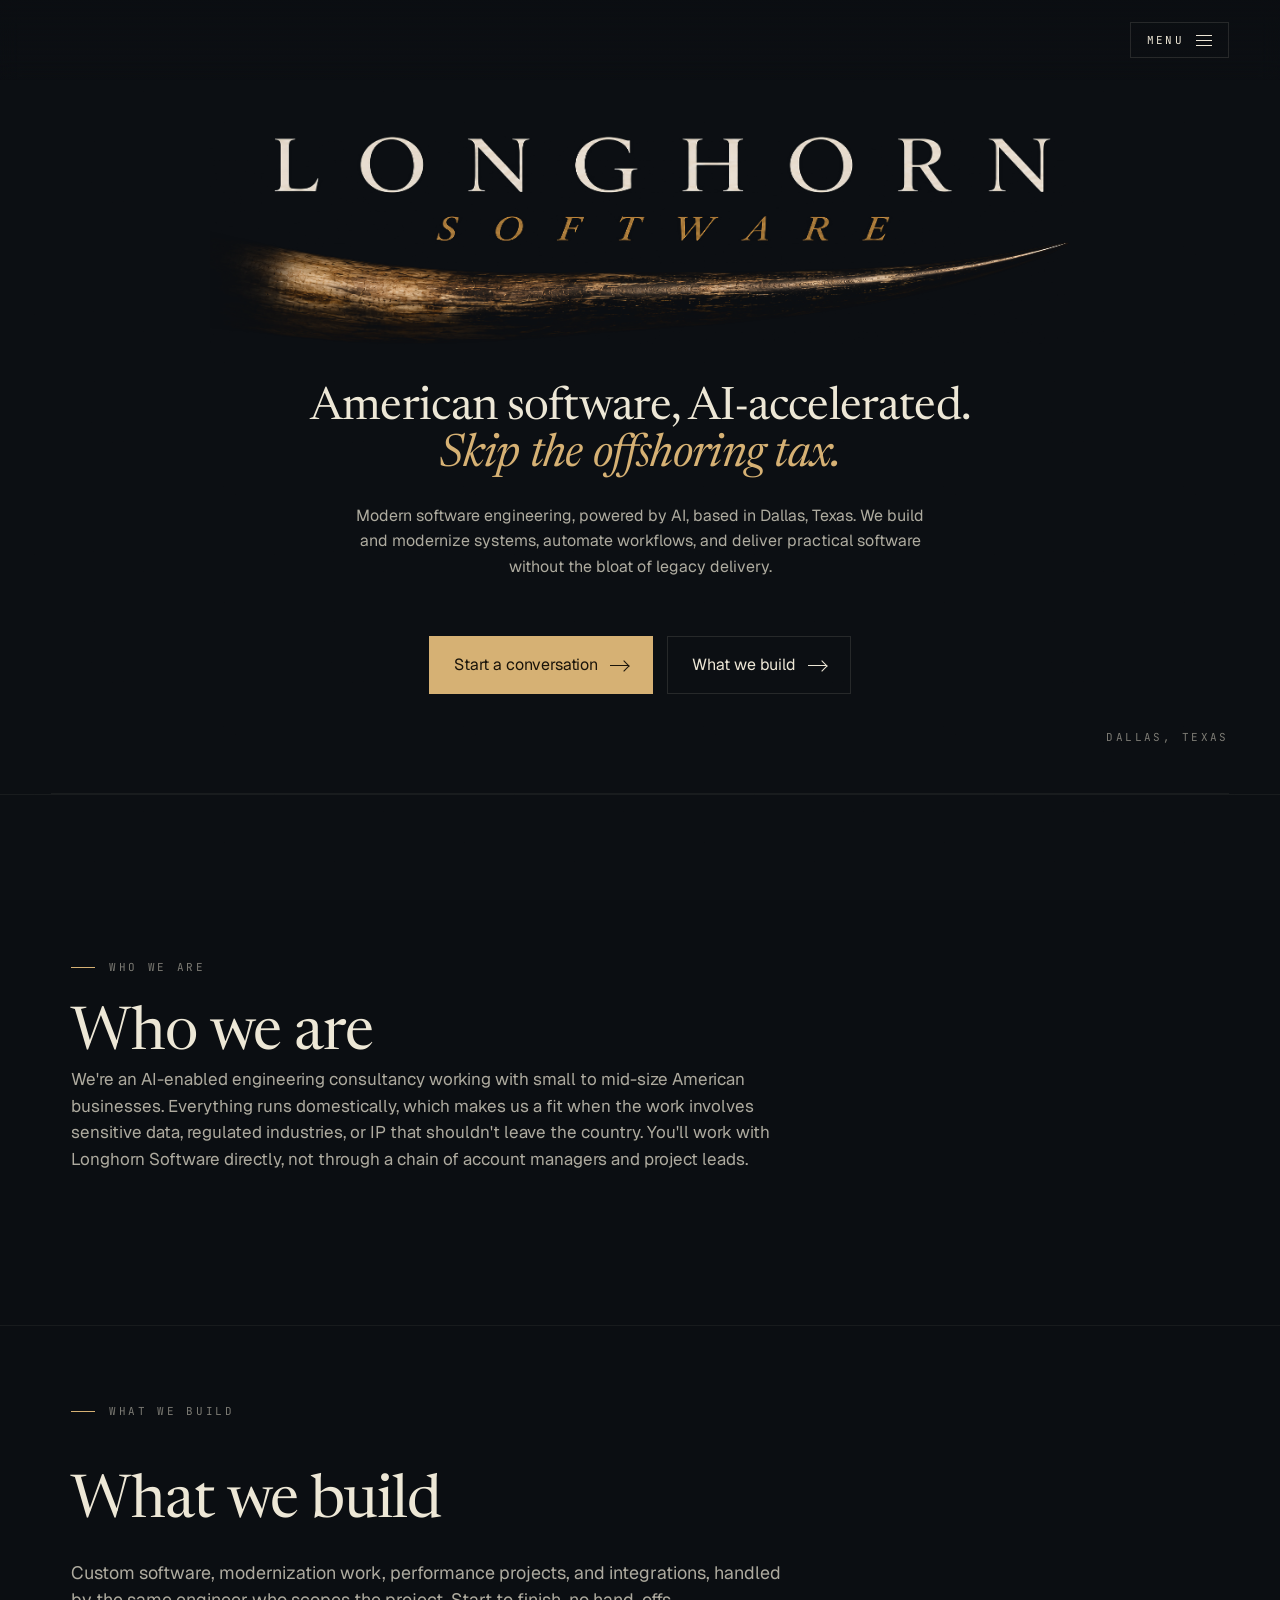
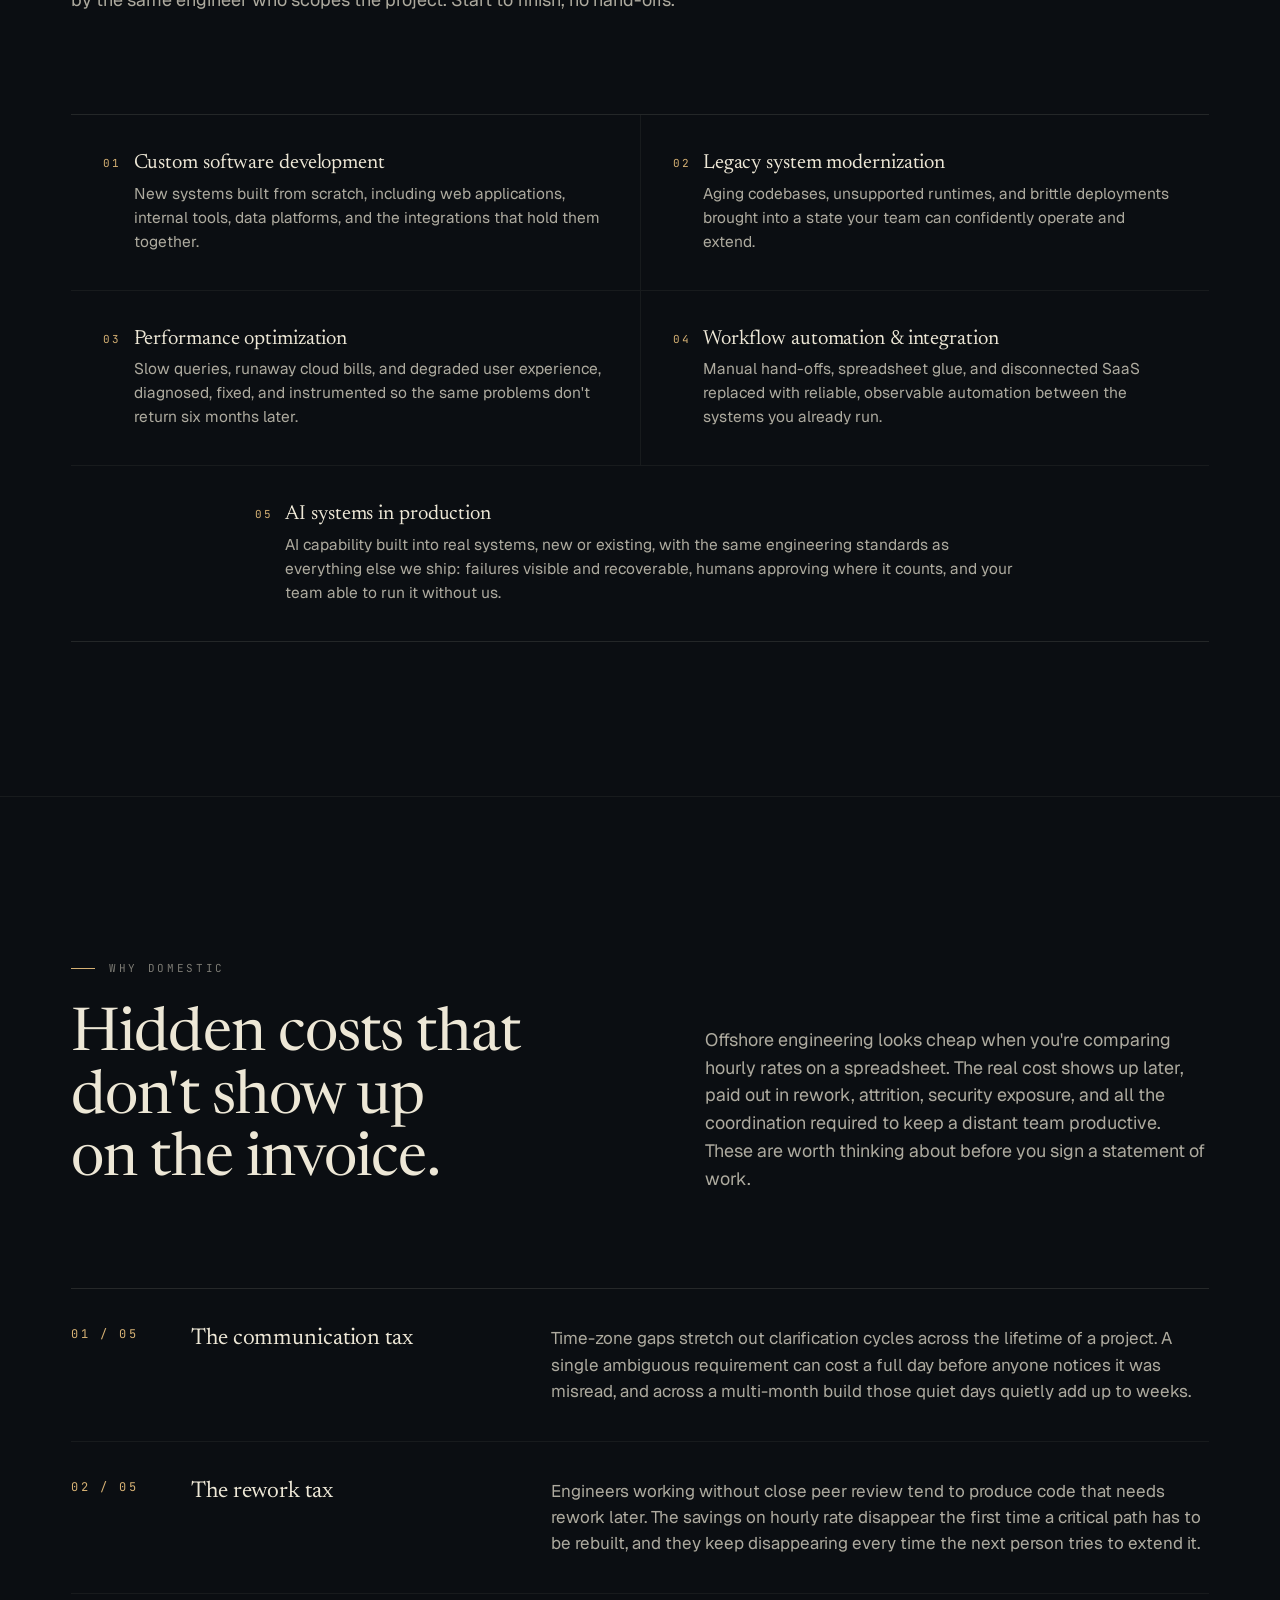
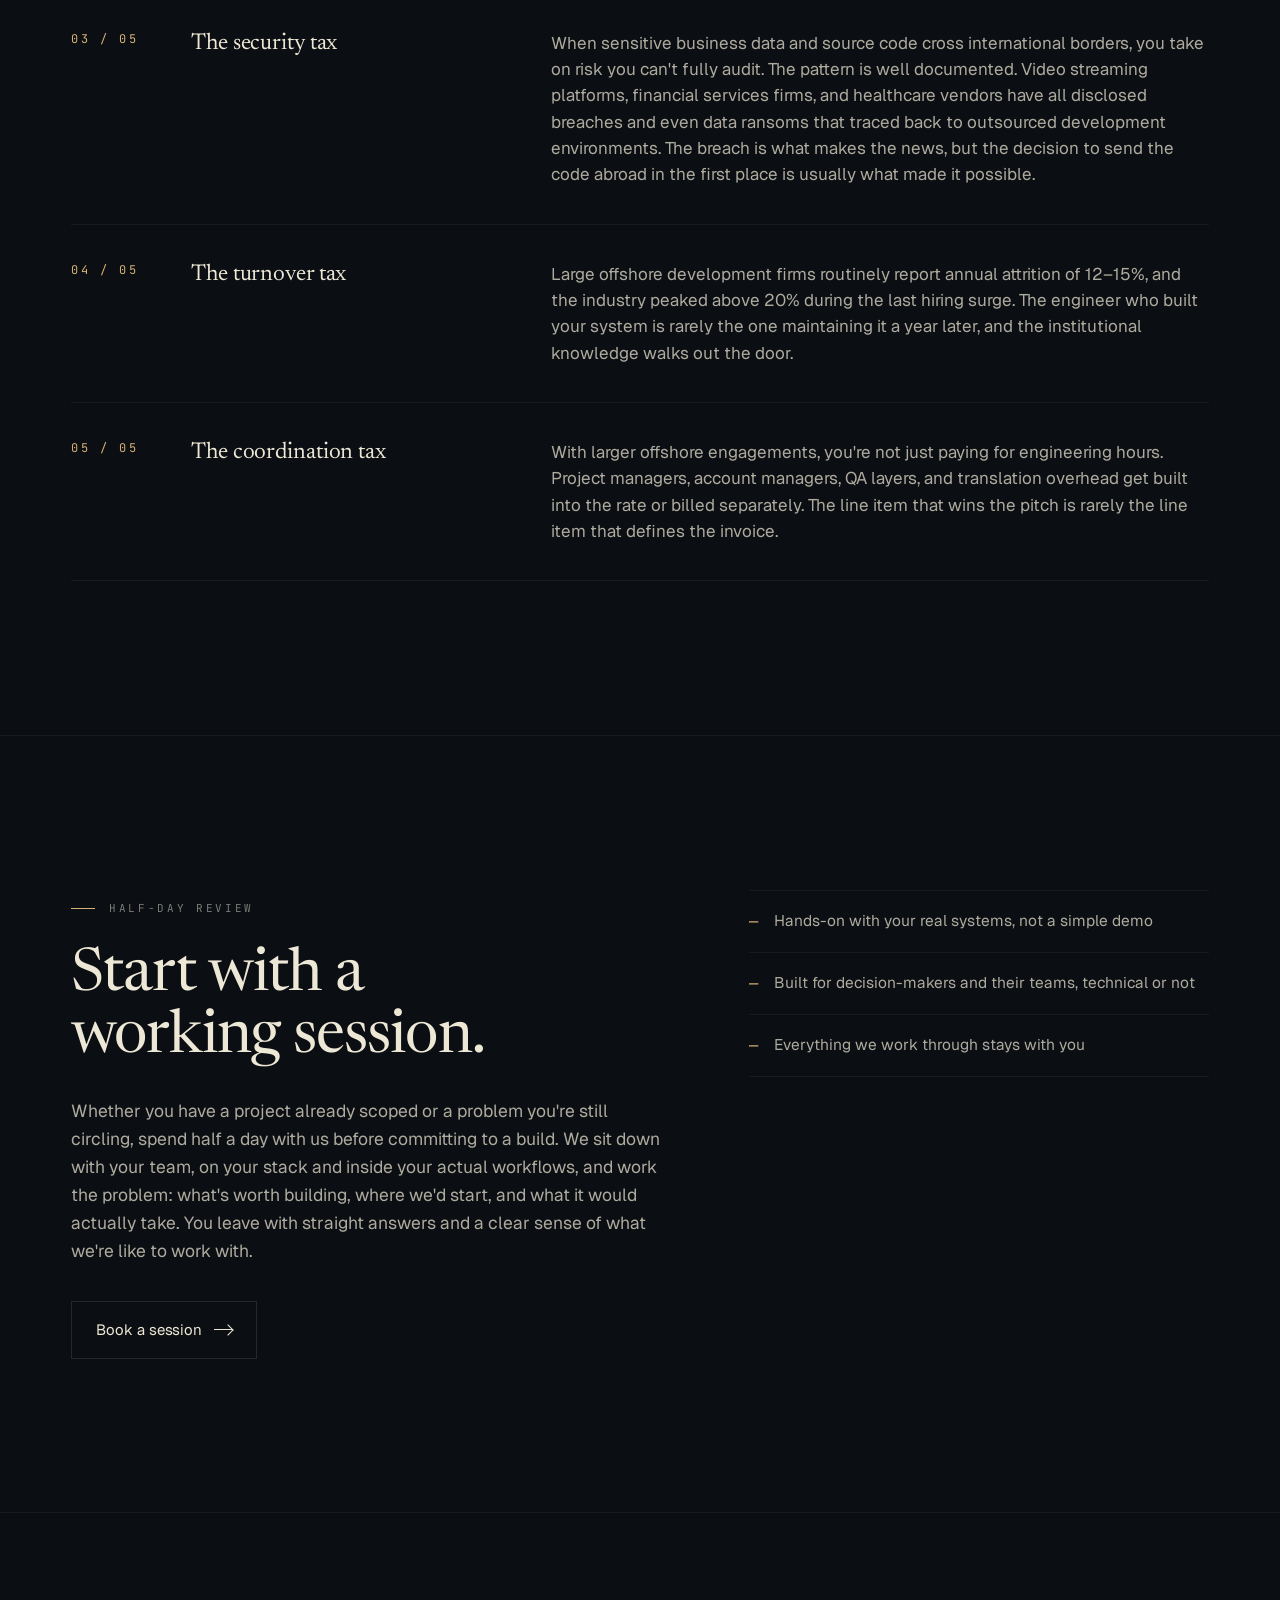
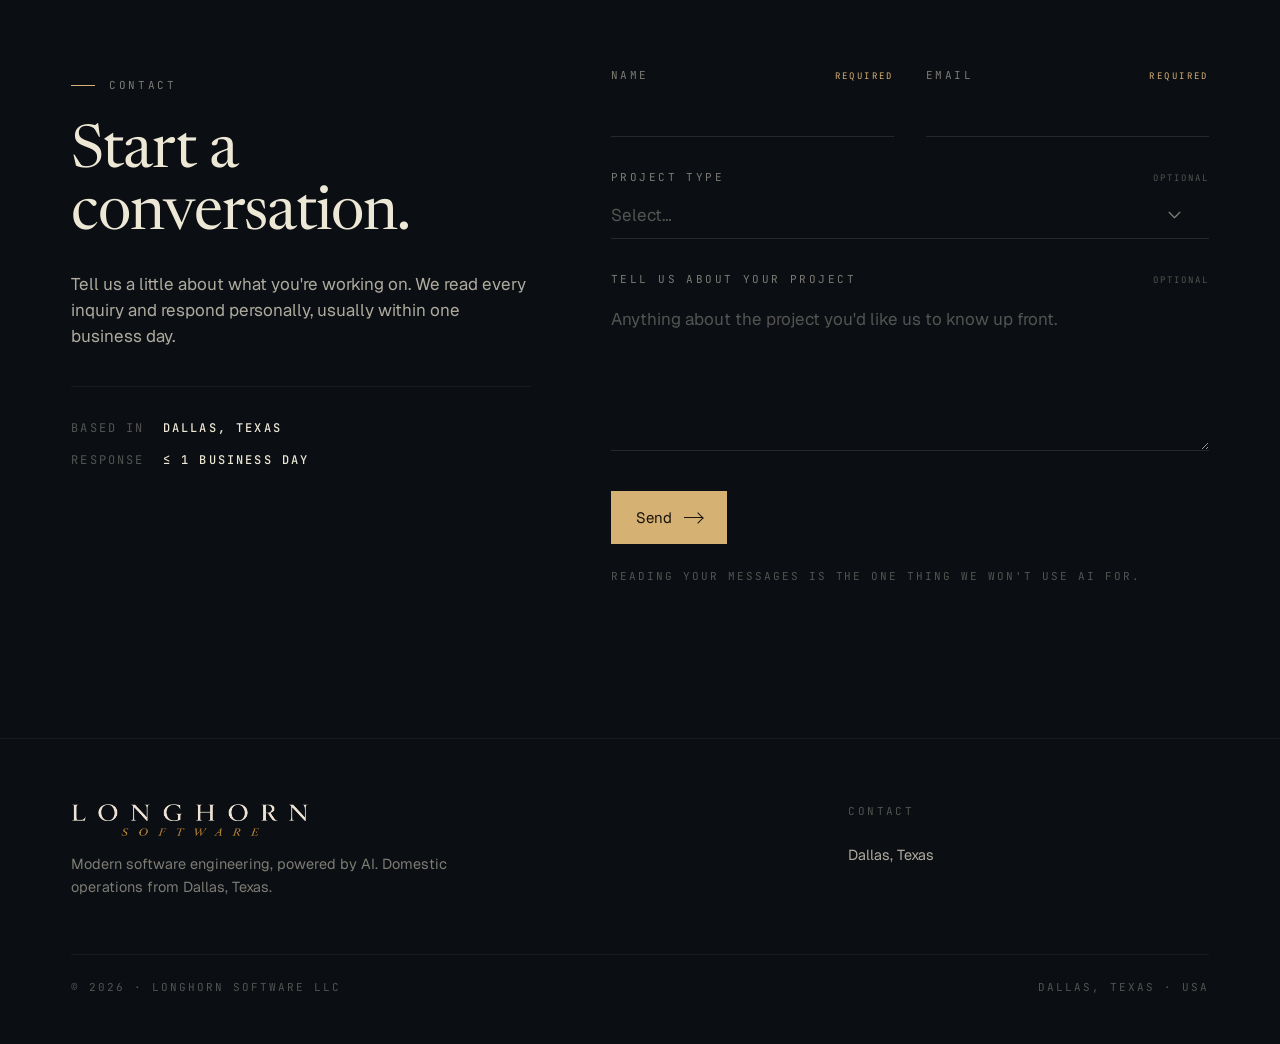
<file: index.html>
<!doctype html>
<html lang="en">
<head>
  <meta charset="utf-8" />
  <meta name="viewport" content="width=device-width, initial-scale=1" />
  <title>Longhorn Software</title>
  <meta name="description" content="" />
  <meta name="theme-color" content="#0B0E12" />
  <meta name="color-scheme" content="dark" />
  <style>:root { color-scheme: dark; } html, body { background: #0B0E12; }</style>
  <link rel="preconnect" href="https://fonts.googleapis.com" />
  <link rel="preconnect" href="https://fonts.gstatic.com" crossorigin />
  <link rel="stylesheet" href="styles.css" />
  <link href="https://fonts.googleapis.com/css2?family=Newsreader:ital,opsz,wght@0,6..72,400;0,6..72,500;1,6..72,400&family=Geist:wght@300;400;500;600&family=JetBrains+Mono:wght@400;500&display=swap" rel="stylesheet" />
  <link rel="icon" type="image/svg+xml" href="assets/favicon.svg">
  <link rel="prefetch" href="about.html" />
  <link rel="prefetch" href="styles.css" />
  <link rel="prefetch" href="app.js" />
  <link rel="prefetch" href="content.js" />
</head>
<body>

  <!-- ============== NAV / HEADER ============== -->
  <header class="nav" role="banner">
    <a class="brand" href="#top" aria-label="Longhorn Software home">
      <img class="brand-logo" src="assets/logo-wordmark-t.png" alt="Longhorn Software" />
    </a>
    <button class="hamburger" data-hamburger aria-expanded="false" aria-controls="primary-menu" aria-label="Open menu">
      <span>Menu</span>
      <span class="bars" aria-hidden="true"><span></span><span></span><span></span></span>
    </button>
  </header>

  <!-- ============== FULLSCREEN MENU ============== -->
  <nav class="menu" id="primary-menu" data-menu data-open="false" aria-label="Primary">
    <div class="menu-inner" data-menu-inner></div>
  </nav>

  <!-- ============== ABOUT MODAL (placeholder) ============== -->
  <div class="modal" data-modal data-open="false" role="dialog" aria-modal="true" aria-labelledby="about-h">
    <div class="modal-card">
      <div class="kicker">About</div>
      <h2 id="about-h">Coming soon.</h2>
      <p>The full story of Longhorn Software — who we are, how we work, and the principles behind the practice — is on the way.</p>
      <button class="modal-close" data-modal-close>Close</button>
    </div>
  </div>

  <main id="top">

    <!-- ============== HERO ============== -->
    <section class="hero" id="home" data-screen-label="01 Hero">
      <div class="wrap">
        <img class="hero-logo" src="assets/logo-full-t.png" alt="Longhorn Software" />
        <h1 data-hero-headline></h1>
        <p class="hero-tagline" data-hero-tagline></p>
        <div class="hero-ctas">
          <a class="btn btn-primary" data-hero-cta-primary href="#contact">
            <span class="l">Start a conversation</span><span class="arrow"></span>
          </a>
          <a class="btn btn-ghost" data-hero-cta-secondary href="#services">
            <span class="l">What we build</span><span class="arrow"></span>
          </a>
        </div>
      </div>
      <div class="hero-meta">
        <div><span data-brand-est>Est. 2026</span></div>
        <div class="v"><span data-brand-location>Dallas, Texas</span></div>
      </div>
    </section>

    <!-- ============== ABOUT ============== -->
    <section id="about" data-screen-label="02 About">
      <div class="wrap">
        <div class="kicker" data-about-eyebrow></div>
        <h2 data-about-headline></h2>
        <p class="body" data-about-body></p>
      </div>
    </section>

    <!-- ============== SERVICES ============== -->
    <section id="services" data-screen-label="03 Services">
      <div class="wrap">
        <div class="svc-intro">
          <div class="kicker" data-svc-eyebrow></div>
          <h2 data-svc-headline></h2>
          <p class="lede" data-svc-lede></p>
        </div>

        <div class="svc-grid" data-svc-grid></div>
      </div>
    </section>

    <!-- ============== HIDDEN COSTS / WHY DOMESTIC ============== -->
    <section id="why-domestic" data-screen-label="04 Hidden Costs">
      <div class="wrap">
        <div class="costs-head">
          <div>
            <div class="kicker" data-costs-eyebrow></div>
            <h2 data-costs-headline></h2>
          </div>
          <p class="lede" data-costs-lede></p>
        </div>
        <div class="costs-list" data-costs-list></div>
      </div>
    </section>

    <!-- ============== TRAINING ============== -->
    <section id="training" data-screen-label="05 Training">
      <div class="wrap">
        <div class="training-grid">
          <div>
            <div class="kicker" data-training-eyebrow></div>
            <h2 data-training-headline></h2>
            <p class="body" data-training-body></p>
            <a class="btn btn-ghost training-cta" data-training-cta href="#contact">
              <span class="l"></span><span class="arrow"></span>
            </a>
          </div>
          <ul class="training-bullets" data-training-bullets></ul>
        </div>
      </div>
    </section>

    <!-- ============== INTAKE FORM ============== -->
    <section id="contact" data-screen-label="06 Contact">
      <div class="wrap">
        <div class="intake-grid">
          <aside class="intake-aside">
            <div class="kicker" data-intake-eyebrow></div>
            <h2 data-intake-headline></h2>
            <p class="body" data-intake-body style="margin-top: 24px;"></p>
            <div class="meta">
              <div><span style="color:var(--ink-4);">Based in&nbsp;&nbsp;</span><strong data-brand-location>—</strong></div>
              <div><span style="color:var(--ink-4);">Response&nbsp;&nbsp;</span><strong>≤ 1 business day</strong></div>
            </div>
          </aside>

          <div>
            <form class="form" data-form novalidate>
              <input type="text" name="_gotcha" tabindex="-1" autocomplete="off" aria-hidden="true" style="position:absolute;left:-9999px;width:1px;height:1px;opacity:0;pointer-events:none;" />
              <div class="row">
                <div class="field">
                  <label for="name" data-label-name>Name <span class="req">REQUIRED</span></label>
                  <input id="name" name="name" type="text" autocomplete="name" maxlength="100" required />
                </div>
                <div class="field">
                  <label for="email" data-label-email>Email <span class="req">REQUIRED</span></label>
                  <input id="email" name="email" type="email" autocomplete="email" maxlength="254" required />
                </div>
              </div>

              <div class="field">
                <label for="projectType" data-label-projectType>Project type <span class="opt">Optional</span></label>
                <select id="projectType" name="projectType"></select>
              </div>

              <div class="field">
                <label for="description" data-label-description>Tell us about your project <span class="opt">Optional</span></label>
                <textarea id="description" name="description" rows="5" maxlength="2000" placeholder="Anything about the project you'd like us to know up front."></textarea>
              </div>

              <div class="form-submit">
                <button class="btn btn-primary" type="submit">
                  <span data-intake-submit>Send</span><span class="arrow"></span>
                </button>
                <span class="form-note">Reading your messages is the one thing we won't use AI for.</span>
              </div>
            </form>

            <div class="form-success" data-intake-success role="status" aria-live="polite"></div>
          </div>
        </div>
      </div>
    </section>
  </main>

  <!-- ============== FOOTER ============== -->
  <footer>
    <div class="wrap">
      <div class="foot-grid">
        <div class="foot-brand">
          <img class="brand-logo brand-logo-foot" src="assets/logo-wordmark-t.png" alt="Longhorn Software" />
          <p class="blurb" data-footer-blurb></p>
        </div>

        <div class="foot-col">
          <h4>Contact</h4>
          <span data-brand-location>—</span>
        </div>
      </div>
      <div class="foot-fine">
        <span>© <span data-year></span> · <span data-brand-legal></span></span>
        <span>Dallas, Texas · USA</span>
      </div>
    </div>
  </footer>

  <script src="content.js"></script>
  <script src="app.js"></script>
</body>
</html>
</file>
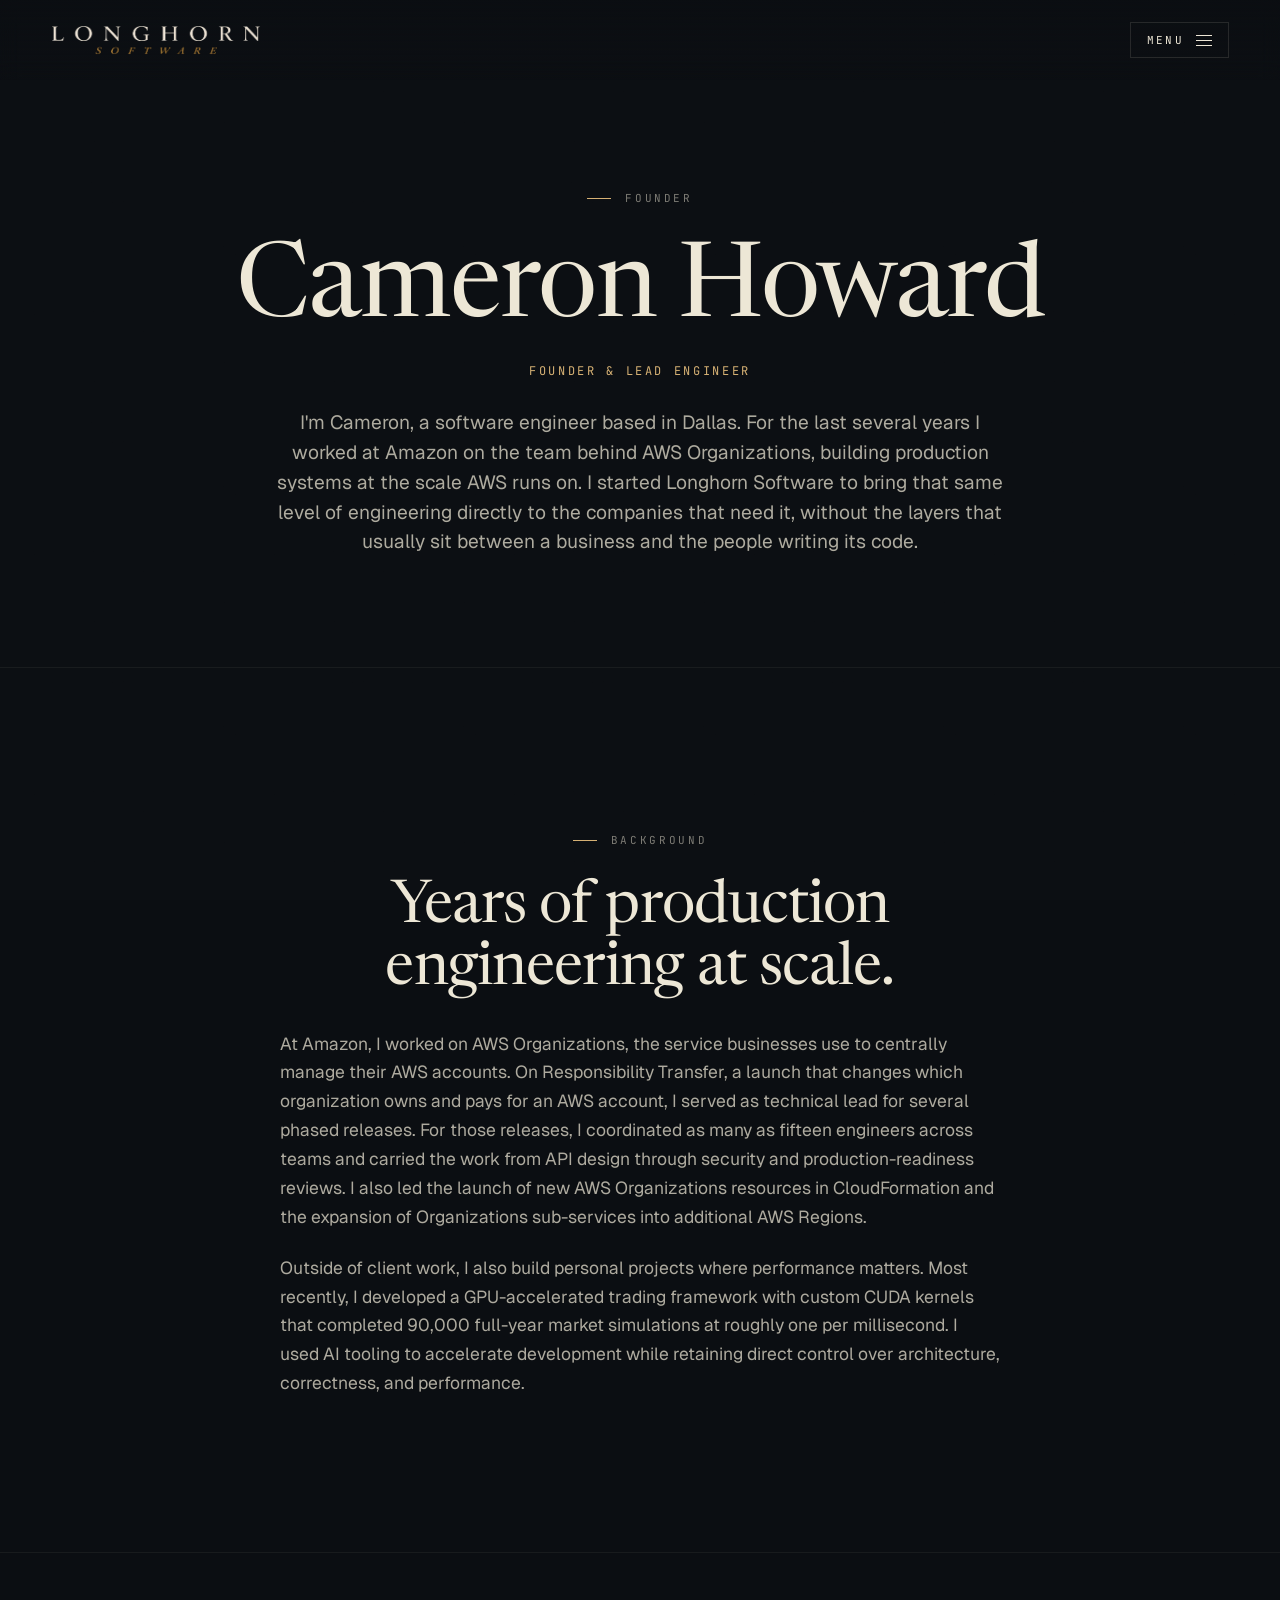
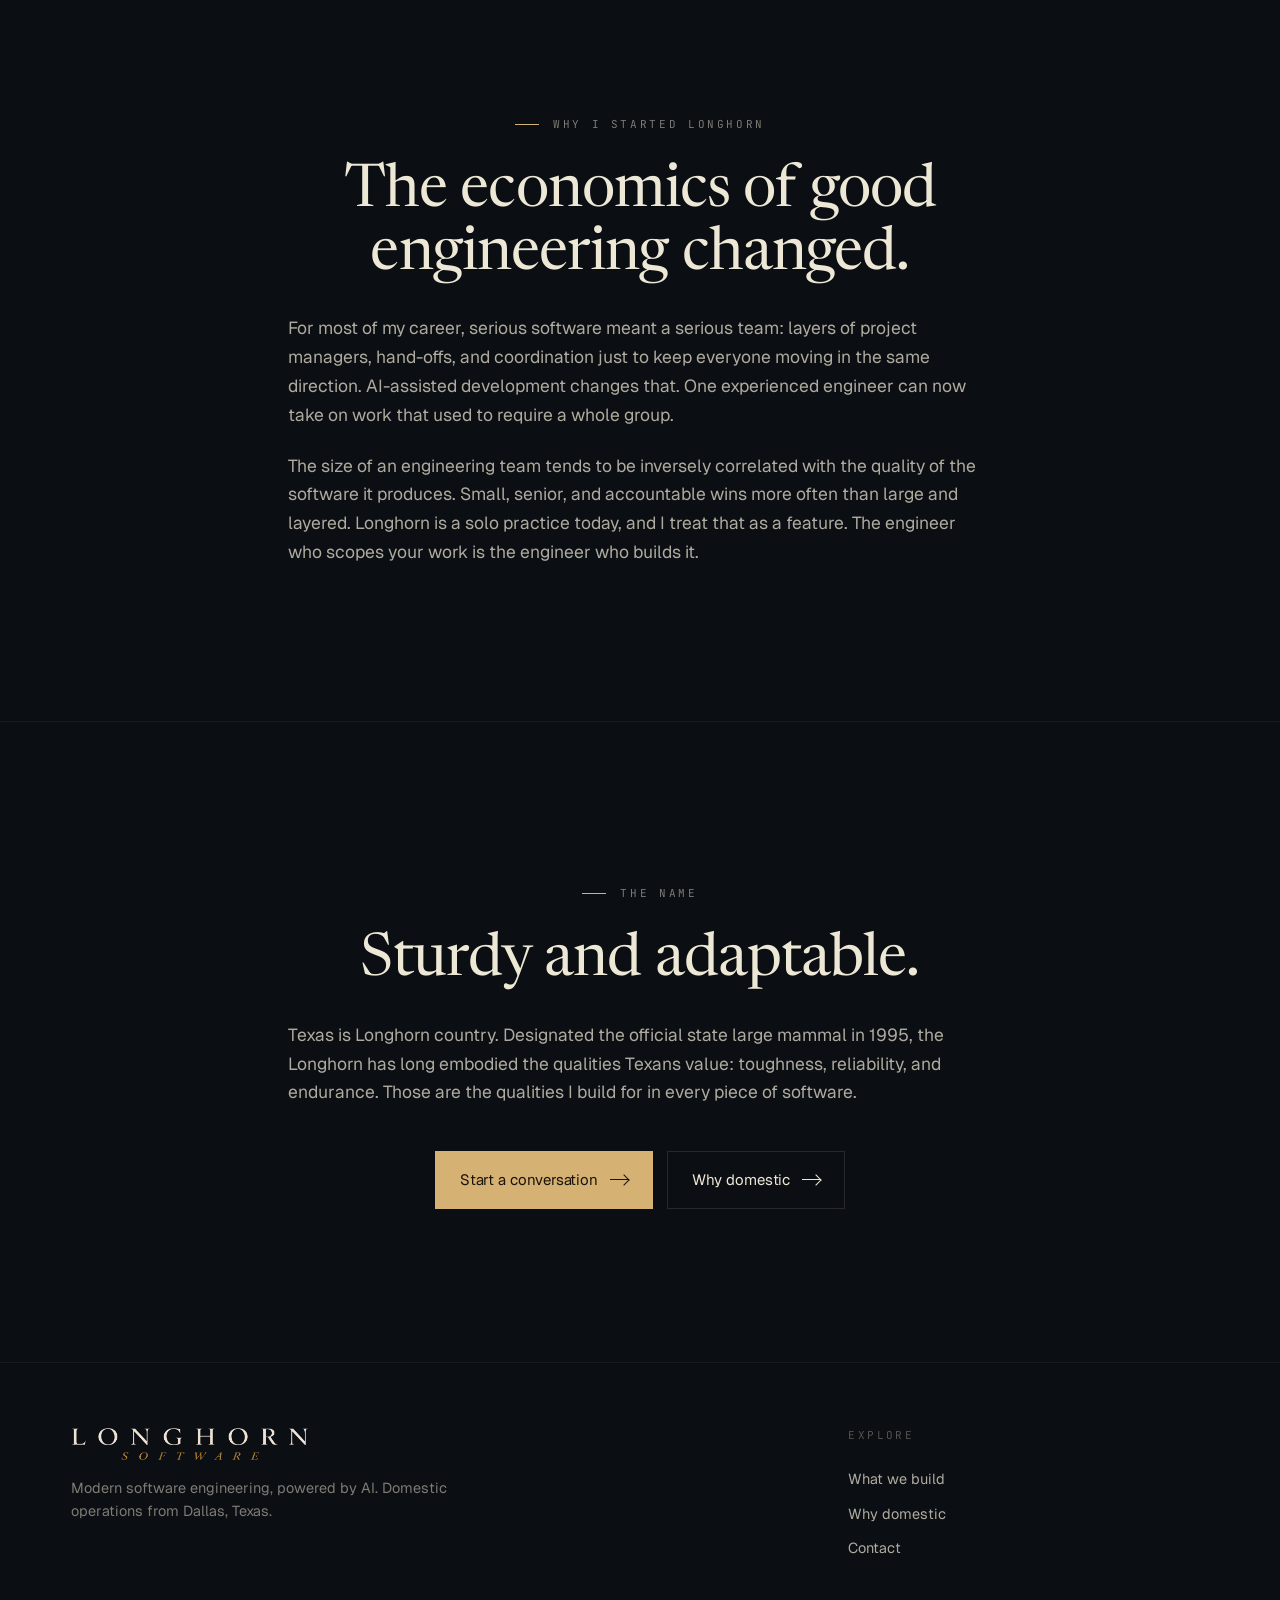
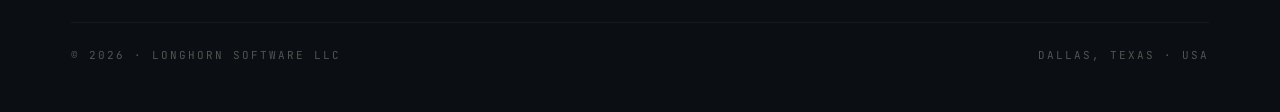
<file: about.html>
<!doctype html>
<html lang="en">
<head>
  <meta charset="utf-8" />
  <meta name="viewport" content="width=device-width, initial-scale=1" />
  <title>Founder — Longhorn Software</title>
  <meta name="description" content="Longhorn Software is a solo, senior engineering practice in Dallas, founded by Cameron after years building production systems at scale on AWS." />
  <meta name="theme-color" content="#0B0E12" />
  <meta name="color-scheme" content="dark" />
  <style>:root { color-scheme: dark; } html, body { background: #0B0E12; }</style>
  <link rel="preconnect" href="https://fonts.googleapis.com" />
  <link rel="preconnect" href="https://fonts.gstatic.com" crossorigin />
  <link rel="stylesheet" href="styles.css" />
  <link href="https://fonts.googleapis.com/css2?family=Newsreader:ital,opsz,wght@0,6..72,400;0,6..72,500;1,6..72,400&family=Geist:wght@300;400;500;600&family=JetBrains+Mono:wght@400;500&display=swap" rel="stylesheet" />
  <link rel="icon" type="image/svg+xml" href="assets/favicon.svg" />
  <link rel="prefetch" href="index.html" />
</head>
<body>

  <!-- ============== NAV / HEADER ============== -->
  <header class="nav" role="banner">
    <a class="brand" href="index.html" aria-label="Longhorn Software home">
      <img class="brand-logo" src="assets/logo-wordmark-t.png" alt="Longhorn Software" />
    </a>
    <button class="hamburger" data-hamburger aria-expanded="false" aria-controls="primary-menu" aria-label="Open menu">
      <span>Menu</span>
      <span class="bars" aria-hidden="true"><span></span><span></span><span></span></span>
    </button>
  </header>

  <!-- ============== FULLSCREEN MENU ============== -->
  <nav class="menu" id="primary-menu" data-menu data-open="false" aria-label="Primary">
    <div class="menu-inner" data-menu-inner></div>
  </nav>

  <main id="top">

    <!-- ============== FOUNDER HERO ============== -->
    <section class="fdr-hero" data-screen-label="Founder Hero">
      <div class="wrap">
        <div class="fdr-hero-grid">
          <div class="fdr-hero-text">
            <div class="kicker" data-founder-eyebrow>Founder</div>
            <h1 class="fdr-name"><span data-founder-name>Cameron</span></h1>
            <div class="fdr-role" data-founder-role>Founder &amp; Lead Engineer</div>
            <p class="lede fdr-intro">
              I'm Cameron, a software engineer based in Dallas. For the last several years I worked at Amazon on the team behind AWS Organizations, building production systems at the scale AWS runs on. I started Longhorn Software to bring that same level of engineering directly to the companies that need it, without the layers that usually sit between a business and the people writing its code.
            </p>
          </div>
        </div>
      </div>
    </section>

    <!-- ============== BACKGROUND ============== -->
    <section data-screen-label="Background">
      <div class="wrap">
        <div class="fdr-block">
          <div class="kicker">Background</div>
          <h2>Years of production engineering at scale.</h2>
          <p class="body fdr-body">
            At Amazon, I worked on AWS Organizations, the service businesses use to centrally manage their AWS accounts. On Responsibility Transfer, a launch that changes which organization owns and pays for an AWS account, I served as technical lead for several phased releases. For those releases, I coordinated as many as fifteen engineers across teams and carried the work from API design through security and production-readiness reviews. I also led the launch of new AWS Organizations resources in CloudFormation and the expansion of Organizations sub-services into additional AWS Regions.
          </p>
          <p class="body fdr-body">
            Outside of client work, I also build personal projects where performance matters. Most recently, I developed a GPU-accelerated trading framework with custom CUDA kernels that completed 90,000 full-year market simulations at roughly one per millisecond. I used AI tooling to accelerate development while retaining direct control over architecture, correctness, and performance.
          </p>
        </div>
      </div>
    </section>

    <!-- ============== WHY LONGHORN ============== -->
    <section data-screen-label="Why Longhorn">
      <div class="wrap">
        <div class="fdr-block fdr-prose">
          <div class="kicker">Why I started Longhorn</div>
          <h2>The economics of good engineering changed.</h2>
          <p class="body fdr-body">
            For most of my career, serious software meant a serious team: layers of project managers, hand-offs, and coordination just to keep everyone moving in the same direction. AI-assisted development changes that. One experienced engineer can now take on work that used to require a whole group.
          </p>
          <p class="body fdr-body">
            The size of an engineering team tends to be inversely correlated with the quality of the software it produces. Small, senior, and accountable wins more often than large and layered. Longhorn is a solo practice today, and I treat that as a feature. The engineer who scopes your work is the engineer who builds it.
          </p>
        </div>
      </div>
    </section>

    <!-- ============== DALLAS / PERSONAL ============== -->
    <section data-screen-label="Dallas">
      <div class="wrap">
        <div class="fdr-block fdr-prose">
          <div class="kicker">The name</div>
          <h2>Sturdy and adaptable.</h2>
          <p class="body fdr-body">
            Texas is Longhorn country. Designated the official state large mammal in 1995, the Longhorn has long embodied the qualities Texans value: toughness, reliability, and endurance. Those are the qualities I build for in every piece of software.
          </p>
          <div class="fdr-cta">
            <a class="btn btn-primary" href="index.html#contact">
              <span class="l">Start a conversation</span><span class="arrow"></span>
            </a>
            <a class="btn btn-ghost" href="index.html#why-domestic">
              <span class="l">Why domestic</span><span class="arrow"></span>
            </a>
          </div>
        </div>
      </div>
    </section>
  </main>

  <!-- ============== FOOTER ============== -->
  <footer>
    <div class="wrap">
      <div class="foot-grid">
        <div class="foot-brand">
          <img class="brand-logo brand-logo-foot" src="assets/logo-wordmark-t.png" alt="Longhorn Software" />
          <p class="blurb">Modern software engineering, powered by AI. Domestic operations from Dallas, Texas.</p>
        </div>

        <div class="foot-col">
          <h4>Explore</h4>
          <a href="index.html#services">What we build</a>
          <a href="index.html#why-domestic">Why domestic</a>
          <a href="index.html#contact">Contact</a>
        </div>
      </div>
      <div class="foot-fine">
        <span>© <span data-year></span> · <span data-brand-legal>Longhorn Software LLC</span></span>
        <span>Dallas, Texas · USA</span>
      </div>
    </div>
  </footer>

  <script src="content.js"></script>
  <script src="about.js"></script>
</body>
</html>
</file>
<file: styles.css>
/* ==========================================================================
   Longhorn Software — Stylesheet
   --------------------------------------------------------------------------
   Dark mode only. Generous whitespace. Serif headlines do real work.
   Color tokens defined once below; reuse them everywhere.
   ========================================================================== */

:root {
  /* ground */
  --bg:        #0B0E12;
  --bg-raise: #0F1318;
  --bg-card:  #14191F;

  /* ink */
  --ink:      #EDE7D6;
  --ink-2:    rgba(237, 231, 214, 0.72);
  --ink-3:    rgba(237, 231, 214, 0.50);
  --ink-4:    rgba(237, 231, 214, 0.32);

  /* lines */
  --rule:     rgba(237, 231, 214, 0.12);
  --rule-2:   rgba(237, 231, 214, 0.06);

  /* accent — muted brass; deliberately not burnt orange */
  --brass:    oklch(0.78 0.09 80);
  --brass-2:  oklch(0.68 0.085 80);
  --brass-ink: #1a140a;

  /* type */
  --serif: "Newsreader", "Source Serif 4", Georgia, serif;
  --sans:  "Geist", "Helvetica Neue", Arial, sans-serif;
  --mono:  "JetBrains Mono", ui-monospace, "SF Mono", Menlo, monospace;

  /* layout */
  --gutter: clamp(20px, 4vw, 56px);
  --max:    1240px;
  --max-prose: 720px;
}

* { box-sizing: border-box; }

html { scroll-behavior: smooth; }

html, body {
  margin: 0;
  padding: 0;
  background: var(--bg);
  color: var(--ink);
  font-family: var(--sans);
  font-size: 17px;
  line-height: 1.55;
  -webkit-font-smoothing: antialiased;
  -moz-osx-font-smoothing: grayscale;
  font-feature-settings: "ss01", "cv01";
}

::selection { background: var(--brass); color: var(--brass-ink); }

a { color: inherit; text-decoration: none; }

/* page-level grain texture, very faint */
body::before {
  content: "";
  position: fixed;
  inset: 0;
  pointer-events: none;
  z-index: 1;
  opacity: 0.05;
  mix-blend-mode: overlay;
  background-image: url("data:image/svg+xml;utf8,<svg xmlns='http://www.w3.org/2000/svg' width='240' height='240'><filter id='n'><feTurbulence type='fractalNoise' baseFrequency='0.9' numOctaves='2' stitchTiles='stitch'/><feColorMatrix values='0 0 0 0 1  0 0 0 0 1  0 0 0 0 1  0 0 0 0.6 0'/></filter><rect width='100%' height='100%' filter='url(%23n)'/></svg>");
}

/* -------- shared layout ------------------------------------------------- */
.wrap {
  max-width: var(--max);
  margin: 0 auto;
  padding: 0 var(--gutter);
  position: relative;
  z-index: 2;
}

section {
  position: relative;
  z-index: 2;
  padding: clamp(80px, 12vw, 160px) 0;
}

section + section { border-top: 1px solid var(--rule-2); }

/* eyebrow / kicker */
.kicker {
  display: inline-flex;
  align-items: center;
  gap: 14px;
  font-family: var(--mono);
  font-size: 11px;
  letter-spacing: 0.24em;
  text-transform: uppercase;
  color: var(--ink-3);
  margin: 0 0 28px;
}
.kicker::before {
  content: "";
  width: 24px;
  height: 1px;
  background: var(--brass);
}

/* serif display headlines */
h1, h2, h3 { font-family: var(--serif); font-weight: 400; letter-spacing: -0.015em; margin: 0; text-wrap: balance; }
h1 { font-size: clamp(40px, 6vw, 76px); line-height: 1.02; }
h2 { font-size: clamp(34px, 5vw, 60px); line-height: 1.04; }
h3 { font-size: clamp(20px, 1.6vw, 24px); line-height: 1.2; letter-spacing: -0.005em; }

p { margin: 0; }
.lede {
  font-size: clamp(17px, 1.4vw, 21px);
  line-height: 1.55;
  color: var(--ink-2);
  max-width: var(--max-prose);
}
.body { color: var(--ink-2); max-width: var(--max-prose); }

/* -------- nav / header -------------------------------------------------- */
.nav {
  position: fixed;
  top: 0; left: 0; right: 0;
  z-index: 50;
  display: flex;
  align-items: center;
  justify-content: space-between;
  padding: 22px var(--gutter);
  background: linear-gradient(180deg, rgba(11, 14, 18, 0.85), rgba(11, 14, 18, 0));
  backdrop-filter: blur(10px);
  -webkit-backdrop-filter: blur(10px);
}

.brand {
  display: inline-flex;
  align-items: center;
  gap: 12px;
  color: var(--ink);
}
.brand .mark { display: block; height: 22px; width: auto; }
.brand-logo {
  display: block;
  height: 30px;
  width: auto;
}
.brand-logo-foot { height: 34px; }

/* Scroll-reveal nav logo (index): hidden at top, fades+slides in once the
   hero logo scrolls away. About page has no [data-reveal-logo], so its nav
   logo stays visible. Menu open hides the logo on both pages. */
.nav[data-reveal-logo] .brand-logo {
  opacity: 0;
  transform: translateY(-6px);
  pointer-events: none;
  transition: opacity 0.25s ease, transform 0.25s ease;
}
.nav[data-reveal-logo][data-logo-shown] .brand-logo {
  opacity: 1;
  transform: none;
  pointer-events: auto;
}
.nav[data-menu-open] .brand { opacity: 0; pointer-events: none; transition: opacity 0.2s ease; }

.brand .wordmark {
  font-family: var(--serif);
  font-style: italic;
  font-size: 19px;
  letter-spacing: -0.005em;
  line-height: 1;
}

.nav-actions {
  display: flex;
  align-items: center;
  gap: clamp(14px, 2vw, 28px);
}
.nav-founder {
  font-family: var(--mono);
  font-size: 11px;
  letter-spacing: 0.18em;
  text-transform: uppercase;
  color: var(--ink-3);
  white-space: nowrap;
  transition: color 0.2s ease;
  position: relative;
}
.nav-founder::after {
  content: "";
  position: absolute;
  left: 0;
  right: 0;
  bottom: -5px;
  height: 1px;
  background: var(--brass);
  transform: scaleX(0);
  transform-origin: left;
  transition: transform 0.25s ease;
}
.nav-founder:hover { color: var(--ink); }
.nav-founder:hover::after { transform: scaleX(1); }
.nav-founder[aria-current="page"] { color: var(--brass); }
.nav-founder[aria-current="page"]::after { transform: scaleX(1); }

.hamburger {
  appearance: none;
  background: transparent;
  border: 1px solid var(--rule);
  color: var(--ink);
  padding: 10px 16px;
  font-family: var(--mono);
  font-size: 11px;
  letter-spacing: 0.2em;
  text-transform: uppercase;
  cursor: pointer;
  display: inline-flex;
  align-items: center;
  gap: 12px;
  transition: border-color 0.2s ease, color 0.2s ease;
}
.hamburger:hover { border-color: var(--brass); color: var(--ink); }
.hamburger .bars { display: inline-flex; flex-direction: column; gap: 4px; }
.hamburger .bars span { width: 16px; height: 1px; background: currentColor; transition: transform 0.25s ease, opacity 0.2s ease; }
.hamburger[aria-expanded="true"] .bars span:nth-child(1) { transform: translateY(2.5px) rotate(45deg); }
.hamburger[aria-expanded="true"] .bars span:nth-child(2) { opacity: 0; }
.hamburger[aria-expanded="true"] .bars span:nth-child(3) { transform: translateY(-2.5px) rotate(-45deg); }

/* -------- menu overlay -------------------------------------------------- */
.menu {
  position: fixed;
  inset: 0;
  z-index: 49;
  display: block;
  overflow-y: auto;
  overscroll-behavior: contain;
  opacity: 0;
  pointer-events: none;
  transition: opacity 0.35s ease;
  isolation: isolate;
}
.menu::before {
  content: "";
  position: absolute;
  inset: 0;
  z-index: -1;
  background: rgba(11, 14, 18, 0.985);
  transform: translateZ(0);
  contain: strict;
}
.menu[data-open="true"] { opacity: 1; pointer-events: auto; }
.menu-inner {
  width: 100%;
  max-width: var(--max);
  margin: 0 auto;
  min-height: 100dvh;
  padding: 104px var(--gutter) 56px;
  display: flex;
  flex-direction: column;
  justify-content: center;
  gap: 20px;
}
.menu a {
  display: block;
  font-family: var(--serif);
  font-size: clamp(40px, 6vw, 72px);
  line-height: 1.05;
  letter-spacing: -0.015em;
  color: var(--ink-3);
  border-bottom: 1px solid var(--rule-2);
  padding: 14px 0;
  transition: color 0.2s ease, border-color 0.2s ease, transform 0.2s ease;
  display: flex;
  justify-content: space-between;
  align-items: baseline;
  gap: 24px;
  will-change: transform;
}
.menu a:hover { color: var(--ink); border-color: var(--rule); transform: translateX(12px); }
.menu a.menu-page-link {
  font-size: clamp(20px, 2.2vw, 28px);
  color: var(--ink-2);
  border-bottom: none;
  border-top: 1px solid var(--rule-2);
  margin-top: 16px;
  padding-top: 30px;
  align-items: center;
}
.menu a.menu-page-link:hover { color: var(--ink); }
.menu a.menu-page-link .menu-arrow {
  font-family: var(--sans);
  font-size: 24px;
  color: var(--brass);
  transition: transform 0.2s ease;
}
.menu a.menu-page-link:hover .menu-arrow { transform: translateX(6px); }
.menu a .num {
  font-family: var(--mono);
  font-size: 11px;
  letter-spacing: 0.2em;
  color: var(--ink-4);
}
.menu a .note {
  font-family: var(--mono);
  font-size: 11px;
  letter-spacing: 0.2em;
  text-transform: uppercase;
  color: var(--brass);
}

/* -------- buttons ------------------------------------------------------- */
.btn {
  display: inline-flex;
  align-items: center;
  gap: 12px;
  padding: 16px 24px;
  font-family: var(--sans);
  font-size: 15px;
  letter-spacing: -0.005em;
  border: 1px solid transparent;
  cursor: pointer;
  transition: transform 0.15s ease, background 0.2s ease, color 0.2s ease, border-color 0.2s ease;
}
.btn:hover { transform: translateY(-1px); }
.btn .arrow { display: inline-block; width: 18px; height: 1px; background: currentColor; position: relative; transition: width 0.2s ease; }
.btn .arrow::after {
  content: "";
  position: absolute;
  right: 0; top: -3px;
  width: 7px; height: 7px;
  border-right: 1px solid currentColor;
  border-top: 1px solid currentColor;
  transform: rotate(45deg);
}
.btn:hover .arrow { width: 26px; }

.btn-primary {
  background: var(--brass);
  color: var(--brass-ink);
  border-color: var(--brass);
}
.btn-primary:hover { background: var(--ink); border-color: var(--ink); }

.btn-ghost {
  background: transparent;
  color: var(--ink);
  border-color: var(--rule);
}
.btn-ghost:hover { border-color: var(--ink); }

/* -------- hero ---------------------------------------------------------- */
.hero-logo {
  display: block;
  width: 100%;
  max-width: 860px;
  height: auto;
  margin: 0 auto clamp(26px, 3.2vw, 40px);
}
.hero {
  padding-top: clamp(120px, 15vh, 168px);
  padding-bottom: clamp(60px, 9vw, 100px);
  position: relative;
  overflow: hidden;
}

/* tighten the gap into the services section */
#services { padding-top: clamp(40px, 6vw, 80px); }

.hero h1 {
  width: max-content;
  max-width: 100%;
  font-size: clamp(30px, 3.6vw, 50px);
  margin-left: auto;
  margin-right: auto;
}
.hero h1 .line { display: block; }
.hero h1 .accent { color: var(--brass); font-style: italic; }

.hero .kicker { margin-bottom: 18px; }
.hero-tagline {
  margin-top: 24px;
  max-width: 54ch;
  margin-left: auto;
  margin-right: auto;
  color: var(--ink-2);
  font-size: clamp(16px, 1.2vw, 18px);
  line-height: 1.6;
}

.hero .wrap { text-align: center; }
.hero-ctas {
  margin-top: clamp(40px, 4.5vw, 56px);
  display: flex;
  justify-content: center;
  flex-wrap: wrap;
  gap: 14px;
}
.hero-ctas .btn { font-size: 16px; }

.hero-meta {
  position: absolute;
  right: var(--gutter);
  bottom: 48px;
  font-family: var(--mono);
  font-size: 11px;
  letter-spacing: 0.22em;
  text-transform: uppercase;
  color: var(--ink-4);
  text-align: right;
  display: grid;
  gap: 6px;
}
.hero-meta .v { color: var(--ink-3); }

@media (max-width: 720px) { .hero-meta { display: none; } }

/* horizontal hero rule */
.hero::after {
  content: "";
  position: absolute;
  left: var(--gutter);
  right: var(--gutter);
  bottom: 0;
  height: 1px;
  background: var(--rule-2);
}

/* -------- services ------------------------------------------------------ */
.svc-intro {
  display: flex;
  flex-direction: column;
  align-items: flex-start;
  gap: 24px;
  margin-bottom: clamp(60px, 8vw, 100px);
  max-width: var(--max-prose);
}
.svc-intro h2 { margin: 0; }
.svc-intro .lede { max-width: var(--max-prose); }

.svc-block {
  position: relative;
  padding-top: 48px;
  border-top: 1px solid var(--rule);
}
.svc-block + .svc-block { margin-top: clamp(60px, 8vw, 100px); }

.svc-block-label {
  font-family: var(--mono);
  font-size: 11px;
  letter-spacing: 0.24em;
  text-transform: uppercase;
  color: var(--ink-4);
  margin-bottom: 16px;
}
.svc-block-label .pri { color: var(--brass); }

.svc-block h2 { margin-bottom: 20px; }
.svc-block .lede { margin-bottom: 56px; }

.svc-grid {
  display: grid;
  grid-template-columns: 1fr;
  gap: 1px;
  background: var(--rule-2);
  border-top: 1px solid var(--rule-2);
  border-bottom: 1px solid var(--rule-2);
}
@media (min-width: 800px) {
  .svc-grid { grid-template-columns: 1fr 1fr; }
  .svc-grid .svc-item--feature {
    grid-column: 1 / -1;
    display: flex;
    justify-content: center;
    padding: 36px 32px;
  }
  .svc-item--feature .svc-inner {
    max-width: 70ch;
  }
}

.svc-item {
  background: var(--bg);
  padding: 36px 32px;
  display: grid;
  gap: 12px;
  grid-template-columns: auto 1fr;
  align-items: start;
}
.svc-item .n {
  font-family: var(--mono);
  font-size: 11px;
  letter-spacing: 0.2em;
  color: var(--brass);
  padding-top: 4px;
}
.svc-item h3 { margin-bottom: 6px; }
.svc-item p { color: var(--ink-2); font-size: 15.5px; line-height: 1.55; }
.svc-item--feature { border-color: var(--brass); display: block; }
.svc-item--feature .svc-inner { display: grid; grid-template-columns: auto 1fr; gap: 12px; align-items: start; }
.svc-item--feature .n { color: var(--brass); padding-top: 4px; }

/* secondary (de-emphasized) */
.svc-secondary {
  opacity: 0.92;
}
.svc-secondary h2 { font-size: clamp(28px, 3.4vw, 40px); color: var(--ink-2); }
.svc-secondary .svc-block-label .pri { color: var(--ink-3); }
.svc-secondary .lede { color: var(--ink-3); font-size: 17px; }

.svc-secondary-list {
  list-style: none;
  padding: 0;
  margin: 0;
  display: grid;
  grid-template-columns: 1fr;
  gap: 0;
  border-top: 1px solid var(--rule-2);
}
@media (min-width: 800px) { .svc-secondary-list { grid-template-columns: 1fr 1fr; } }
.svc-secondary-list li {
  font-size: 15px;
  color: var(--ink-2);
  padding: 18px 0;
  border-bottom: 1px solid var(--rule-2);
  display: flex;
  align-items: baseline;
  gap: 16px;
}
.svc-secondary-list li::before {
  content: "·";
  color: var(--brass);
  font-weight: 700;
}
@media (min-width: 800px) {
  .svc-secondary-list li:nth-child(odd) { padding-right: 32px; }
  .svc-secondary-list li:nth-child(even) { padding-left: 32px; border-left: 1px solid var(--rule-2); }
}

/* -------- hidden costs -------------------------------------------------- */
.costs-head {
  display: grid;
  grid-template-columns: 1fr;
  gap: 36px;
  margin-bottom: clamp(60px, 8vw, 96px);
}
@media (min-width: 900px) {
  .costs-head { grid-template-columns: 1.1fr 1fr; gap: 80px; align-items: end; }
}

.costs-list {
  display: grid;
  gap: 0;
  border-top: 1px solid var(--rule);
}
.cost {
  display: grid;
  grid-template-columns: 1fr;
  gap: 12px;
  padding: 36px 0;
  border-bottom: 1px solid var(--rule-2);
}
@media (min-width: 800px) {
  .cost { grid-template-columns: 80px 320px 1fr; gap: 40px; align-items: start; }
}
.cost .n {
  font-family: var(--mono);
  font-size: 12px;
  letter-spacing: 0.22em;
  color: var(--brass);
}
.cost h3 { font-size: clamp(22px, 1.8vw, 26px); }
.cost p { color: var(--ink-2); }

/* -------- training ------------------------------------------------------ */
.training-grid {
  display: grid;
  grid-template-columns: 1fr;
  gap: 56px;
  align-items: start;
}
@media (min-width: 900px) {
  .training-grid { grid-template-columns: 1.3fr 1fr; gap: 80px; }
}
.training-grid .body { font-size: 17.5px; line-height: 1.6; }
.training-grid h2 { margin-bottom: 28px; }
.training-bullets {
  list-style: none;
  padding: 0;
  margin: 0;
  border-top: 1px solid var(--rule-2);
}
.training-bullets li {
  display: grid;
  grid-template-columns: auto 1fr;
  gap: 16px;
  padding: 18px 0;
  border-bottom: 1px solid var(--rule-2);
  color: var(--ink-2);
  font-size: 15.5px;
}
.training-bullets li::before {
  content: "—";
  color: var(--brass);
  font-family: var(--mono);
  padding-top: 1px;
}
.training-cta { margin-top: 36px; }

/* -------- intake form --------------------------------------------------- */
.intake-grid {
  display: grid;
  grid-template-columns: 1fr;
  gap: 56px;
}
@media (min-width: 900px) {
  .intake-grid { grid-template-columns: 1fr 1.3fr; gap: 80px; align-items: start; }
}

.form {
  display: grid;
  gap: 32px;
}
.field { display: grid; gap: 8px; }
.row { display: grid; grid-template-columns: 1fr; gap: 32px; }
@media (min-width: 700px) { .row { grid-template-columns: 1fr 1fr; } }

.field label {
  font-family: var(--mono);
  font-size: 11px;
  letter-spacing: 0.22em;
  text-transform: uppercase;
  color: var(--ink-3);
  display: flex;
  justify-content: space-between;
  align-items: baseline;
}
.field label .req { color: var(--brass); font-size: 9px; }
.field label .opt { color: var(--ink-4); font-size: 9px; letter-spacing: 0.22em; }

.field input,
.field select,
.field textarea {
  appearance: none;
  -webkit-appearance: none;
  background: transparent;
  border: 0;
  border-bottom: 1px solid var(--rule);
  color: var(--ink);
  font-family: var(--sans);
  font-size: 17px;
  padding: 10px 0 12px;
  outline: none;
  border-radius: 0;
  transition: border-color 0.2s ease;
  width: 100%;
}
.field input::placeholder,
.field textarea::placeholder { color: var(--ink-4); }
.field input:focus,
.field select:focus,
.field textarea:focus { border-color: var(--brass); }

.field select {
  cursor: pointer;
  background-image: url("data:image/svg+xml;utf8,<svg xmlns='http://www.w3.org/2000/svg' width='14' height='9' viewBox='0 0 14 9'><path d='M1 1.5l6 6 6-6' stroke='%23EDE7D6' fill='none' stroke-width='1.5' stroke-linecap='round' stroke-linejoin='round'/></svg>");
  background-repeat: no-repeat;
  background-position: right 2px center;
  background-size: 13px 9px;
  padding-right: 32px;
}
.field select:hover { border-color: var(--ink-3); }
.field select option { background: var(--bg-raise); color: var(--ink); }

/* custom dropdown (replaces native select) */
.cs-native {
  position: absolute;
  width: 1px; height: 1px;
  opacity: 0;
  pointer-events: none;
  clip: rect(0 0 0 0);
}
.cs { position: relative; }
.cs-trigger {
  appearance: none;
  width: 100%;
  background: transparent;
  border: 0;
  border-bottom: 1px solid var(--rule);
  color: var(--ink);
  font-family: var(--sans);
  font-size: 17px;
  padding: 10px 28px 12px 0;
  text-align: left;
  cursor: pointer;
  display: flex;
  align-items: center;
  justify-content: space-between;
  transition: border-color 0.2s ease;
}
.cs-trigger:hover { border-color: var(--ink-3); }
.cs[data-open] .cs-trigger,
.cs-trigger:focus-visible { border-color: var(--brass); outline: none; }
.cs-value { text-transform: capitalize; }
.cs-value.is-placeholder { color: var(--ink-4); text-transform: none; }
.cs-arrow {
  width: 13px; height: 9px;
  flex: none;
  background: currentColor;
  color: var(--ink-3);
  -webkit-mask: url("data:image/svg+xml;utf8,<svg xmlns='http://www.w3.org/2000/svg' width='14' height='9' viewBox='0 0 14 9'><path d='M1 1.5l6 6 6-6' fill='none' stroke='black' stroke-width='1.5' stroke-linecap='round' stroke-linejoin='round'/></svg>") no-repeat center / contain;
  mask: url("data:image/svg+xml;utf8,<svg xmlns='http://www.w3.org/2000/svg' width='14' height='9' viewBox='0 0 14 9'><path d='M1 1.5l6 6 6-6' fill='none' stroke='black' stroke-width='1.5' stroke-linecap='round' stroke-linejoin='round'/></svg>") no-repeat center / contain;
  transition: transform 0.2s ease;
}
.cs[data-open] .cs-arrow { transform: rotate(180deg); }
.cs-list {
  list-style: none;
  margin: 6px 0 0;
  padding: 6px;
  position: absolute;
  top: 100%; left: 0; right: 0;
  z-index: 20;
  background: var(--bg-raise);
  border: 1px solid var(--rule);
  box-shadow: 0 20px 50px rgba(0, 0, 0, 0.5);
  max-height: none;
  overflow: visible;
  opacity: 0;
  transform: translateY(-4px);
  pointer-events: none;
  transition: opacity 0.15s ease, transform 0.15s ease;
  outline: none;
}
.cs[data-open] .cs-list { opacity: 1; transform: none; pointer-events: auto; }
.cs-option {
  padding: 12px 16px;
  font-family: var(--sans);
  font-size: 15px;
  color: var(--ink-2);
  cursor: pointer;
  border-radius: 2px;
  text-transform: capitalize;
  transition: background 0.12s ease, color 0.12s ease;
}
.cs-option.is-active { background: rgba(237, 231, 214, 0.06); color: var(--ink); }
.cs-option[aria-selected="true"] { color: var(--brass); }

.field textarea {
  resize: vertical;
  min-height: 120px;
  line-height: 1.55;
}

.form-submit {
  display: flex;
  flex-wrap: wrap;
  align-items: center;
  gap: 24px;
  margin-top: 8px;
}
.form-note {
  font-family: var(--mono);
  font-size: 11px;
  letter-spacing: 0.18em;
  text-transform: uppercase;
  color: var(--ink-4);
}

.form-success {
  display: none;
  padding: 28px;
  border: 1px solid var(--brass);
  background: rgba(217, 185, 135, 0.04);
  font-family: var(--serif);
  font-size: 22px;
  line-height: 1.4;
  color: var(--ink);
}
.form-success.is-shown { display: block; }
.form.has-error + .form-success { border-color: oklch(0.62 0.13 25); background: oklch(0.62 0.13 25 / 0.06); font-size: 17px; font-family: var(--sans); }
.form.is-submitted { display: none; }

.intake-aside .body { color: var(--ink-2); }
.intake-aside .meta {
  margin-top: 36px;
  padding-top: 32px;
  border-top: 1px solid var(--rule-2);
  display: grid;
  gap: 14px;
  font-family: var(--mono);
  font-size: 12px;
  letter-spacing: 0.18em;
  text-transform: uppercase;
  color: var(--ink-3);
}
.intake-aside .meta strong { color: var(--ink); font-weight: 500; }

/* -------- footer -------------------------------------------------------- */
footer {
  position: relative;
  z-index: 2;
  padding: 64px 0 48px;
  border-top: 1px solid var(--rule-2);
}
.foot-grid {
  display: grid;
  grid-template-columns: 1fr;
  gap: 40px;
  margin-bottom: 56px;
}
@media (min-width: 800px) {
  .foot-grid { grid-template-columns: 2fr 1fr; gap: 56px; }
}
.foot-brand .blurb { color: var(--ink-3); margin-top: 16px; max-width: 42ch; font-size: 14.5px; }

.foot-col h4 {
  font-family: var(--mono);
  font-size: 11px;
  letter-spacing: 0.22em;
  text-transform: uppercase;
  color: var(--ink-4);
  margin: 0 0 18px;
  font-weight: 400;
}
.foot-col a, .foot-col span { display: block; color: var(--ink-2); padding: 6px 0; font-size: 14.5px; transition: color 0.15s; }
.foot-col a:hover { color: var(--brass); }

.foot-fine {
  display: flex;
  justify-content: space-between;
  flex-wrap: wrap;
  gap: 16px;
  padding-top: 24px;
  border-top: 1px solid var(--rule-2);
  font-family: var(--mono);
  font-size: 11px;
  letter-spacing: 0.18em;
  text-transform: uppercase;
  color: var(--ink-4);
}

/* -------- about modal --------------------------------------------------- */
.modal {
  position: fixed;
  inset: 0;
  z-index: 60;
  background: rgba(11, 14, 18, 0.92);
  backdrop-filter: blur(14px);
  display: none;
  align-items: center;
  justify-content: center;
  padding: var(--gutter);
}
.modal[data-open="true"] { display: flex; }
.modal-card {
  max-width: 520px;
  width: 100%;
  padding: 56px 48px;
  background: var(--bg-raise);
  border: 1px solid var(--rule);
  text-align: center;
}
.modal-card .kicker { justify-content: center; }
.modal-card h2 { font-size: 44px; margin-bottom: 16px; }
.modal-card p { color: var(--ink-2); margin-bottom: 32px; }
.modal-close {
  background: transparent;
  border: 1px solid var(--rule);
  color: var(--ink);
  padding: 12px 20px;
  font-family: var(--mono);
  font-size: 11px;
  letter-spacing: 0.2em;
  text-transform: uppercase;
  cursor: pointer;
  transition: border-color 0.2s ease;
}
.modal-close:hover { border-color: var(--brass); }

/* -------- founder page (about.html) ------------------------------------ */
.fdr-hero {
  padding-top: clamp(150px, 20vh, 220px);
  padding-bottom: clamp(60px, 9vw, 110px);
}
.fdr-hero-grid {
  display: grid;
  grid-template-columns: 1fr;
  gap: clamp(40px, 6vw, 72px);
  align-items: start;
}
@media (min-width: 880px) {
  .fdr-hero-grid { gap: 80px; align-items: center; }
}
.fdr-hero-text { text-align: center; }
.fdr-hero-text .fdr-intro { margin-left: auto; margin-right: auto; }
.fdr-name {
  font-size: clamp(56px, 9vw, 104px);
  line-height: 0.95;
  margin: 8px 0 0;
}
.fdr-role {
  font-family: var(--mono);
  font-size: 12px;
  letter-spacing: 0.22em;
  text-transform: uppercase;
  color: var(--brass);
  margin-top: 20px;
}
.fdr-intro {
  margin-top: 28px;
  font-size: clamp(18px, 1.5vw, 22px);
  max-width: 56ch;
}

.fdr-block { max-width: var(--max-prose); margin-left: auto; margin-right: auto; text-align: center; }
.fdr-block.fdr-prose { max-width: 64ch; }
.fdr-block h2 { margin-bottom: 28px; }
.fdr-block .kicker { justify-content: center; }
.fdr-body { font-size: 17.5px; line-height: 1.65; text-align: left; }
.fdr-body + .fdr-body { margin-top: 22px; }
.fdr-cta { justify-content: center; }

/* timeline */
.fdr-timeline {
  list-style: none;
  margin: 48px 0 0;
  padding: 0;
  border-top: 1px solid var(--rule);
}
.fdr-timeline li {
  display: grid;
  grid-template-columns: 1fr;
  gap: 6px;
  padding: 32px 0;
  border-bottom: 1px solid var(--rule-2);
}
@media (min-width: 720px) {
  .fdr-timeline li { grid-template-columns: 120px 1fr; gap: 40px; align-items: start; }
}
.fdr-tl-year {
  font-family: var(--mono);
  font-size: 12px;
  letter-spacing: 0.18em;
  color: var(--brass);
  padding-top: 4px;
}
.fdr-tl-body h3 { margin-bottom: 10px; }
.fdr-tl-body p { color: var(--ink-2); font-size: 16px; line-height: 1.6; }

/* stats */
.fdr-stats {
  display: grid;
  grid-template-columns: 1fr;
  gap: 1px;
  margin-top: 48px;
  background: var(--rule-2);
  border: 1px solid var(--rule-2);
}
@media (min-width: 620px) { .fdr-stats { grid-template-columns: repeat(3, 1fr); } }
.fdr-stat { background: var(--bg); padding: 32px 28px; }
.fdr-stat-n {
  font-family: var(--serif);
  font-size: clamp(34px, 4vw, 48px);
  line-height: 1;
  color: var(--brass);
}
.fdr-stat-l {
  margin-top: 12px;
  font-family: var(--mono);
  font-size: 11px;
  letter-spacing: 0.16em;
  text-transform: uppercase;
  color: var(--ink-3);
}

/* beliefs */
.fdr-beliefs {
  list-style: none;
  margin: 44px 0 0;
  padding: 0;
  border-top: 1px solid var(--rule-2);
}
.fdr-beliefs li {
  display: grid;
  grid-template-columns: auto 1fr;
  gap: 18px;
  padding: 22px 0;
  border-bottom: 1px solid var(--rule-2);
  font-family: var(--serif);
  font-size: clamp(19px, 1.7vw, 24px);
  line-height: 1.35;
  color: var(--ink);
}
.fdr-beliefs li::before {
  content: counter(b, decimal-leading-zero);
  counter-increment: b;
  font-family: var(--mono);
  font-size: 11px;
  letter-spacing: 0.16em;
  color: var(--brass);
  padding-top: 10px;
}
.fdr-beliefs { counter-reset: b; }

.fdr-cta {
  margin-top: 44px;
  display: flex;
  flex-wrap: wrap;
  gap: 14px;
}

.menu a[aria-current="page"] { color: var(--ink); }

/* small screens */
@media (max-width: 600px) {
  body { font-size: 16px; }
  .nav { padding: 16px var(--gutter); }
  .hero { padding-top: clamp(88px, 12vh, 120px); }
}
</file>
